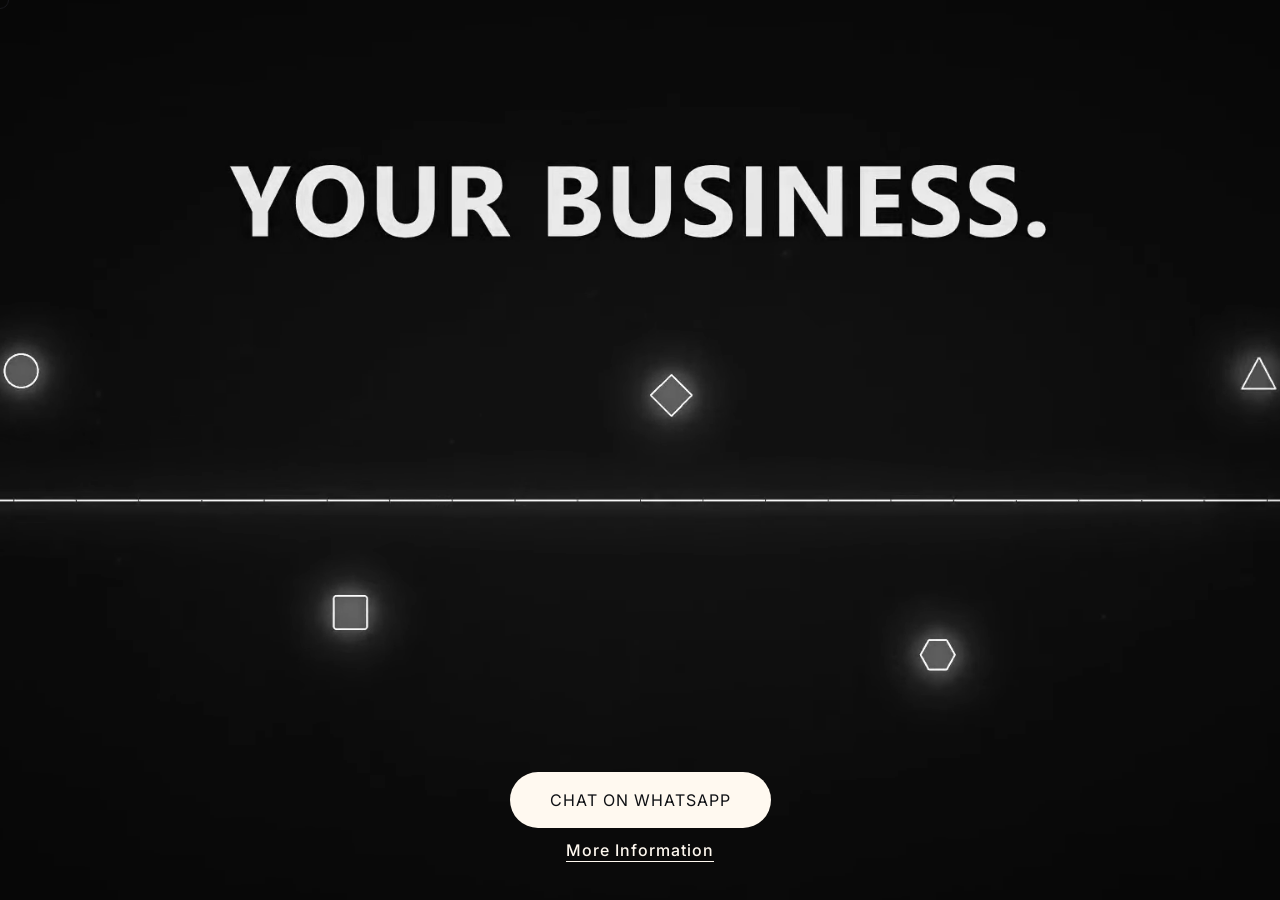
<file: index.html>
<!DOCTYPE html>
<html lang="en">

<head>
    <meta charset="UTF-8">
    <meta name="viewport" content="width=device-width, initial-scale=1.0">

    <meta name="description"
        content="ECHO is an AI-powered virtual agent built to take on the digital and mental work that keeps business owners behind a screen.">

    <meta name="keywords"
        content="auvora-studio, auvora studio, echo ai, echo ai by coderadi, coderadi, software development, business ai, business ai software, ai software, ai software for business, ai software for business owners, ai software for entrepreneurs, ai software for startups, ai software for small businesses, ai software for medium businesses, ai software for large businesses, ai software for enterprises, ai software for corporations, ai software for organizations, ai software for teams, ai software for individuals">

    <link rel="shortcut icon" href="favicon.ico" type="image/x-icon">
    <title>AUVORA ECHO &bull; coderadi</title>

    <link rel="stylesheet" href="styles/utility.css">
    <link rel="stylesheet" href="styles/index.css">
</head>

<body>
    <div class="custom-cursor-wrapper">
        <div class="custom-cursor"></div>
    </div>

    <main class="main inverted-element column h-en" id="main">
        <video autoplay muted loop playsinline class="vid-bg bg-landscape">
            <source src="assets/bg-landscape.webm" type="video/webm">
            <source src="assets/bg-landscape.mp4" type="video/mp4">
        </video>

        <video autoplay muted loop playsinline class="vid-bg bg-portrait">
            <source src="assets/bg-portrait.webm" type="video/webm">
            <source src="assets/bg-portrait.mp4" type="video/mp4">
        </video>

        <div class="actions column center gap-12">
            <a href="https://wa.me/919044791312?text=Hi, I want to apply for ECHO INTEGRATION for my business."
                class="link btn icon-fl rounded-full ph-24 pv-16">
                <span class="text uppercase">Chat on Whatsapp</span>
                <svg xmlns="http://www.w3.org/2000/svg" height="24px" viewBox="0 -960 960 960" width="24px"
                    fill="#0F1115" class="symbol">
                    <path d="m256-240-56-56 384-384H240v-80h480v480h-80v-344L256-240Z" />
                </svg>
            </a>

            <a href="/landing.html" class="ulink">More Information</a>
        </div>
    </main>

    <script type="module" src="scripts/cursor.js"></script>
    <script type="module" src="scripts/fadein.js"></script>
</body>

</html>
</file>
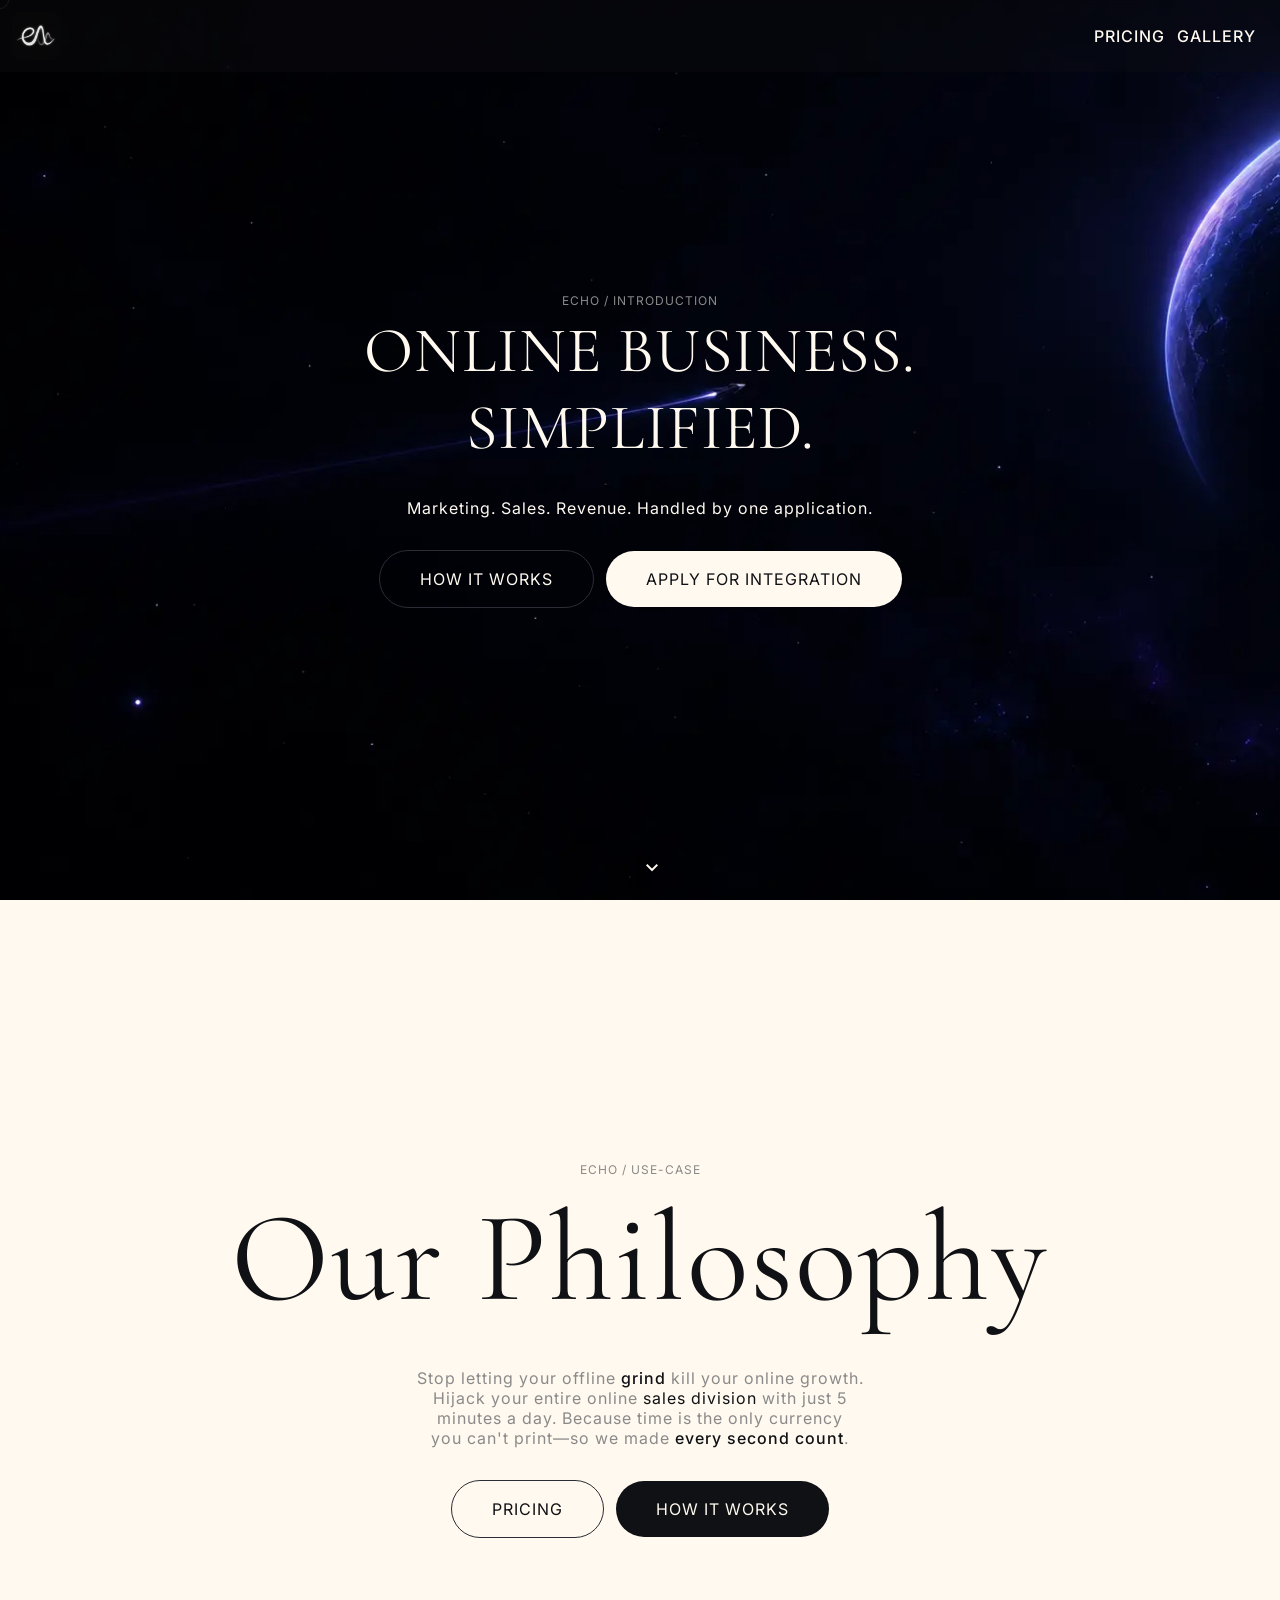
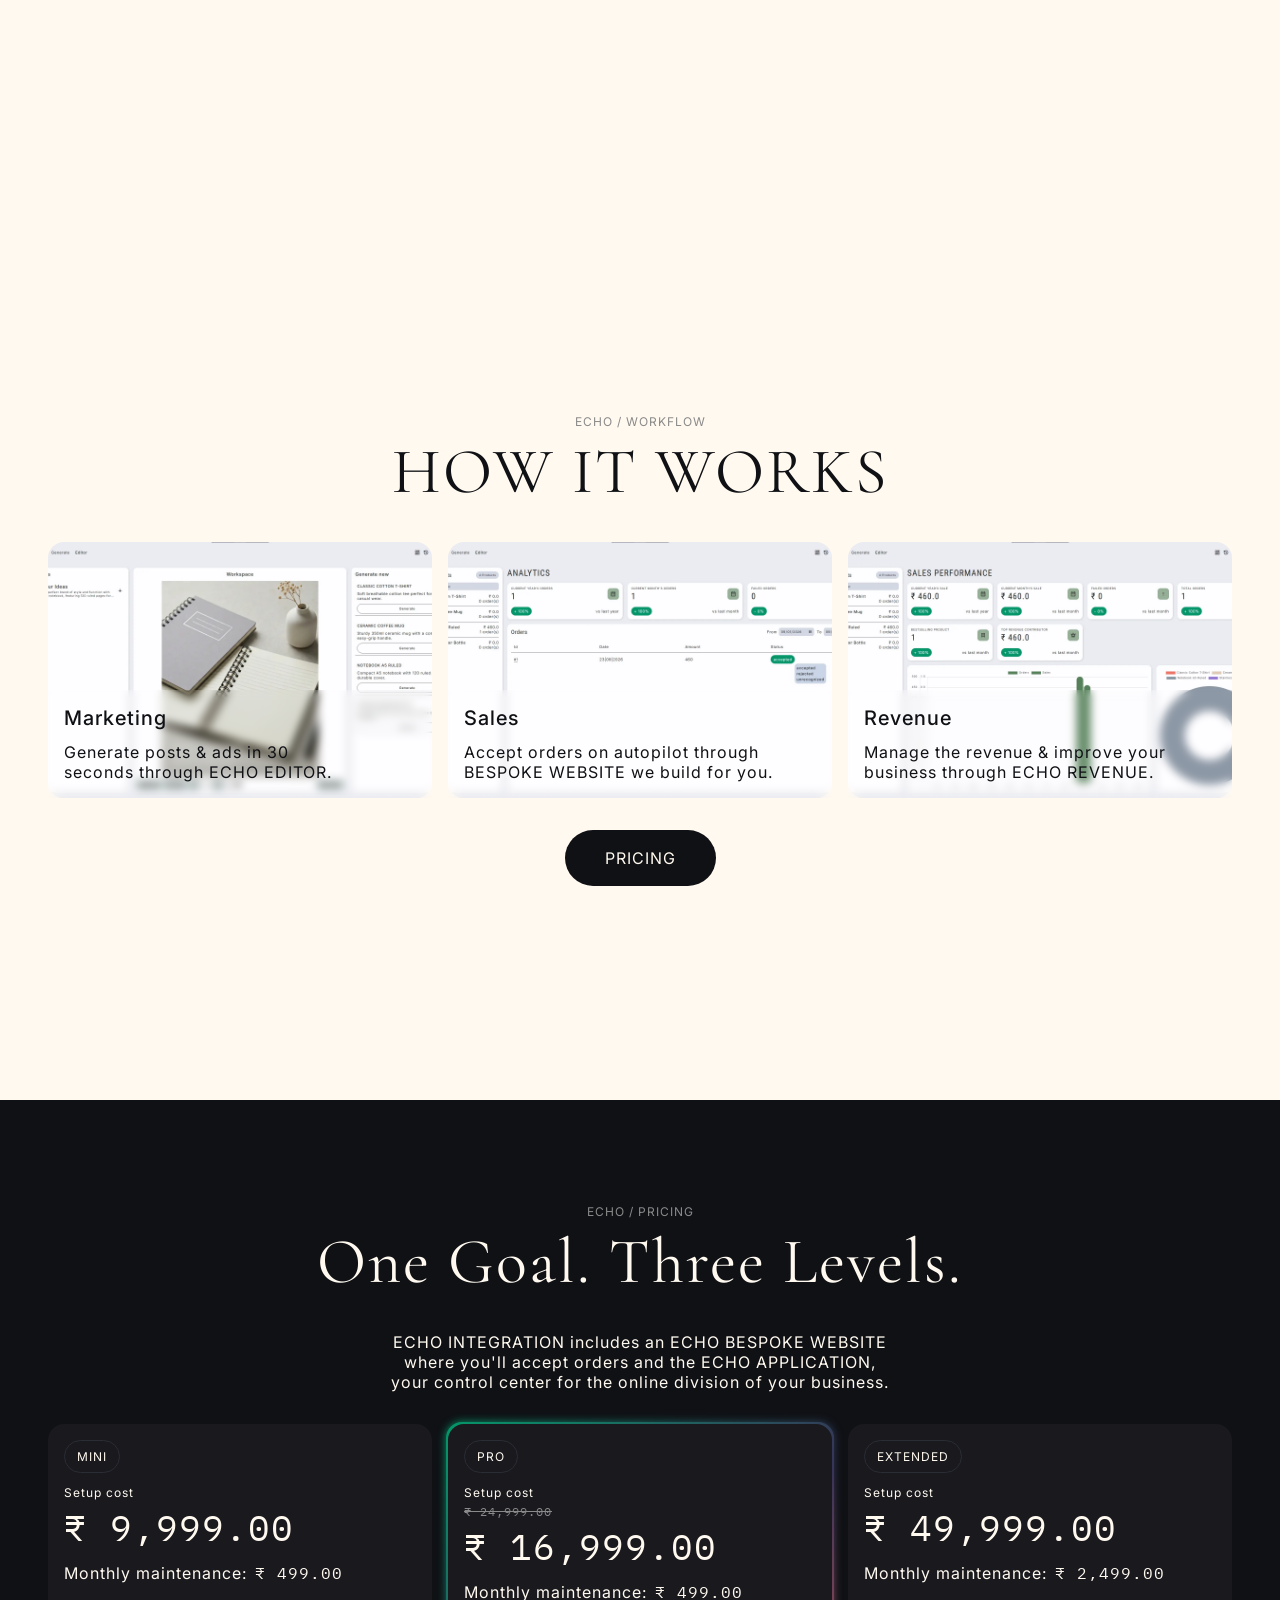
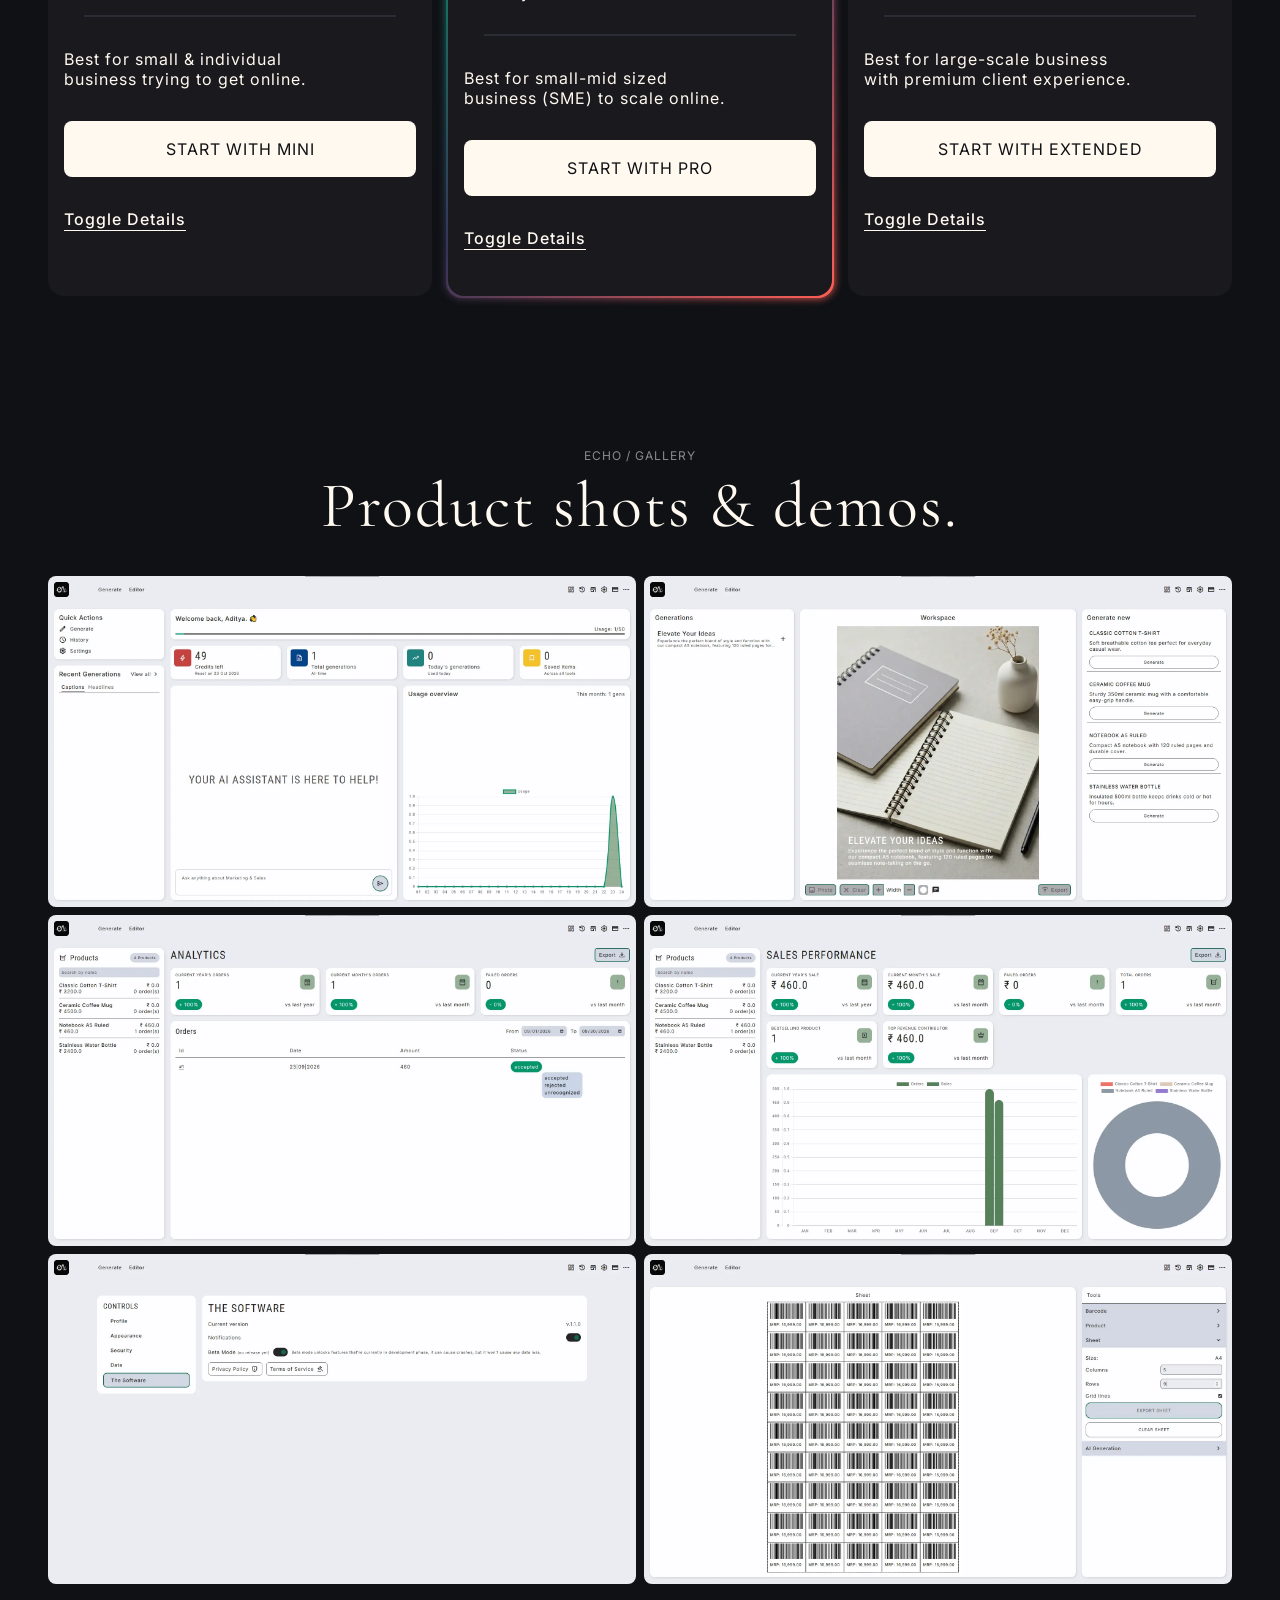
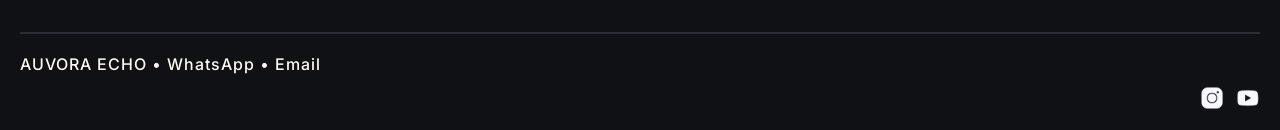
<file: landing.html>
<!DOCTYPE html>
<html lang="en">

<head>
    <meta charset="UTF-8">
    <meta name="viewport" content="width=device-width, initial-scale=1.0">

    <meta name="description"
        content="ECHO is an AI-powered virtual agent built to take on the digital and mental work that keeps business owners behind a screen.">

    <meta name="keywords"
        content="auvora-studio, auvora studio, echo ai, echo ai by coderadi, coderadi, software development, business ai, business ai software, ai software, ai software for business, ai software for business owners, ai software for entrepreneurs, ai software for startups, ai software for small businesses, ai software for medium businesses, ai software for large businesses, ai software for enterprises, ai software for corporations, ai software for organizations, ai software for teams, ai software for individuals">

    <link rel="shortcut icon" href="favicon.ico" type="image/x-icon">
    <title>AUVORA ECHO &bull; coderadi</title>

    <link rel="stylesheet" href="styles/utility.css">
    <link rel="stylesheet" href="styles/header.css">
    <link rel="stylesheet" href="styles/landing.css">
    <link rel="stylesheet" href="styles/form.css">
    <link rel="stylesheet" href="styles/loader.css">
</head>

<body>
    <div class="custom-cursor-wrapper">
        <div class="custom-cursor"></div>
    </div>

    <div class="loader center p-20 inverted-element" id="loader">
        <svg width="1143" height="476" viewBox="0 0 1143 476" fill="none" xmlns="http://www.w3.org/2000/svg">
            <path
                d="M85.248 475.392C62.208 475.392 42.24 470.016 25.344 459.264C8.44802 448.512 1.57356e-05 432.128 1.57356e-05 410.112C1.57356e-05 398.336 3.58402 384 10.752 367.104C15.872 355.328 25.344 341.76 39.168 326.4C52.992 311.04 69.12 296.192 87.552 281.856C105.984 267.008 124.672 254.976 143.616 245.76C162.56 236.032 179.712 231.168 195.072 231.168C200.704 231.168 205.824 231.936 210.432 233.472C219.136 236.544 225.024 241.408 228.096 248.064C231.68 254.72 233.472 261.632 233.472 268.8C233.472 275.456 232.448 281.856 230.4 288C228.352 294.144 225.792 299.52 222.72 304.128C213.504 317.952 200.192 330.24 182.784 340.992C165.888 351.744 148.48 360.192 130.56 366.336C113.152 372.48 98.816 376.064 87.552 377.088H86.016C79.36 377.088 76.032 375.04 76.032 370.944C76.032 368.384 78.08 367.104 82.176 367.104C94.464 366.08 109.824 360.448 128.256 350.208C147.2 339.456 163.84 328.448 178.176 317.184C184.32 312.064 191.488 304.896 199.68 295.68C208.384 286.464 212.736 277.504 212.736 268.8C212.736 259.584 208.384 254.976 199.68 254.976C195.072 254.976 190.208 256 185.088 258.048C180.48 260.096 176.64 261.632 173.568 262.656C158.72 269.824 142.336 281.088 124.416 296.448C106.496 311.296 90.112 328.192 75.264 347.136C60.928 365.568 50.944 384.256 45.312 403.2C43.776 407.296 42.752 411.392 42.24 415.488C41.728 419.072 41.472 422.656 41.472 426.24C41.472 438.528 45.312 447.232 52.992 452.352C61.184 457.472 70.912 460.032 82.176 460.032C99.072 460.032 116.48 456.448 134.4 449.28C152.32 441.6 169.728 431.872 186.624 420.096C203.52 408.32 218.88 395.776 232.704 382.464C247.04 368.64 259.072 355.328 268.8 342.528C270.336 340.48 272.128 339.456 274.176 339.456C276.224 338.944 277.504 339.2 278.016 340.224C280.064 340.736 281.088 342.272 281.088 344.832C281.088 346.88 280.576 348.928 279.552 350.976C265.216 370.944 247.808 390.4 227.328 409.344C207.36 428.288 185.088 444.16 160.512 456.96C136.448 469.248 111.36 475.392 85.248 475.392ZM351.234 472.32C342.018 473.856 332.802 474.624 323.586 474.624C301.058 474.624 282.37 469.248 267.522 458.496C252.674 447.744 245.25 432.128 245.25 411.648C245.25 399.36 248.834 384.512 256.002 367.104C261.122 355.328 270.594 341.76 284.418 326.4C298.242 311.04 314.37 296.192 332.802 281.856C351.234 267.008 369.922 254.976 388.866 245.76C407.81 236.032 424.962 231.168 440.322 231.168C445.954 231.168 451.074 231.936 455.682 233.472C461.314 235.52 466.178 238.336 470.274 241.92C474.37 245.504 476.418 250.88 476.418 258.048C476.418 259.584 476.418 261.12 476.418 262.656C476.418 264.192 475.906 265.984 474.882 268.032C474.882 269.568 473.602 272.896 471.042 278.016C468.994 283.136 466.434 287.744 463.362 291.84C460.802 295.424 458.498 296.192 456.45 294.144C454.402 292.608 453.378 290.56 453.378 288C453.378 285.44 453.89 282.624 454.914 279.552C456.45 275.968 457.218 272.896 457.218 270.336C457.218 266.752 456.194 263.424 454.146 260.352C452.61 256.768 449.794 254.976 445.698 254.976C435.97 254.976 423.426 259.328 408.066 268.032C392.706 276.736 376.834 288.512 360.45 303.36C344.578 317.696 330.242 333.568 317.442 350.976C304.642 368.384 295.682 385.792 290.562 403.2C289.026 407.296 288.002 411.392 287.49 415.488C286.978 419.072 286.722 422.656 286.722 426.24C286.722 437.504 290.306 445.696 297.474 450.816C305.154 455.424 314.37 457.728 325.122 457.728C336.898 457.728 348.93 455.936 361.218 452.352C396.034 442.112 424.194 428.032 445.698 410.112C467.714 392.192 489.73 369.152 511.746 340.992C513.794 338.432 515.586 337.408 517.122 337.92C518.658 338.432 519.938 338.688 520.962 338.688C522.498 339.2 523.266 340.736 523.266 343.296C523.266 344.32 523.01 345.6 522.498 347.136C521.986 348.672 521.474 349.952 520.962 350.976C498.946 380.672 474.626 406.784 448.002 429.312C421.378 451.328 389.122 465.664 351.234 472.32ZM506.004 473.856C501.908 473.856 500.884 472.064 502.932 468.48C503.956 465.408 506.516 457.728 510.612 445.44C515.22 433.152 520.596 418.304 526.74 400.896C532.884 383.488 539.284 365.824 545.94 347.904C552.596 329.472 558.74 313.088 564.372 298.752C560.788 303.36 555.156 310.016 547.476 318.72C540.308 327.424 532.628 336.64 524.436 346.368C516.244 356.096 508.564 364.544 501.396 371.712C499.86 373.248 498.836 374.016 498.324 374.016C496.788 374.016 496.02 372.48 496.02 369.408C496.02 363.264 497.556 357.632 500.628 352.512C511.892 338.176 522.644 324.864 532.884 312.576C543.636 299.776 553.364 287.744 562.068 276.48C556.948 273.408 554.388 269.568 554.388 264.96C554.388 257.792 557.972 254.208 565.14 254.208C568.212 254.208 570.516 254.72 572.052 255.744C572.564 256.256 573.076 256.512 573.588 256.512C574.1 256.512 574.612 257.024 575.124 258.048C577.684 254.464 579.732 251.136 581.268 248.064C583.316 244.992 585.108 241.664 586.644 238.08C588.692 233.472 592.788 224.768 598.932 211.968C605.588 198.656 613.78 183.04 623.508 165.12C633.236 147.2 644.244 128.768 656.532 109.824C669.332 90.368 682.9 72.448 697.236 56.064C712.084 39.168 727.188 25.6 742.548 15.36C758.42 5.12 774.548 7.62939e-06 790.932 7.62939e-06C792.98 7.62939e-06 795.028 0.256004 797.076 0.767998C799.124 0.767998 801.172 1.02399 803.22 1.53599C816.02 4.09602 824.98 8.70402 830.1 15.36C835.22 21.504 837.78 28.928 837.78 37.632C837.78 43.776 836.5 50.432 833.94 57.6C831.892 64.256 828.82 70.912 824.724 77.568C814.484 95.488 800.916 113.664 784.02 132.096C767.124 150.016 748.18 167.936 727.188 185.856C706.708 203.264 685.972 220.416 664.98 237.312C644.5 253.696 625.3 269.312 607.38 284.16C595.092 310.272 585.62 333.568 578.964 354.048C572.308 374.016 567.188 390.144 563.604 402.432C569.236 395.264 577.684 385.024 588.948 371.712C600.212 358.4 613.012 344.064 627.348 328.704C641.684 313.344 656.532 298.752 671.892 284.928C687.252 270.592 701.844 259.072 715.668 250.368C729.492 241.152 741.268 236.544 750.996 236.544C763.284 236.544 769.428 242.944 769.428 255.744C769.428 268.032 765.076 281.6 756.372 296.448C747.668 311.296 740.5 323.84 734.868 334.08C727.7 348.928 721.812 363.264 717.204 377.088C713.108 390.4 710.548 401.408 709.524 410.112C709.012 412.16 708.756 414.208 708.756 416.256C708.756 417.792 708.756 419.584 708.756 421.632C708.756 442.112 715.924 452.352 730.26 452.352C737.94 452.352 748.18 447.744 760.98 438.528C773.78 429.312 786.836 418.304 800.148 405.504C813.46 392.704 825.492 380.416 836.244 368.64C847.508 356.352 855.188 347.136 859.284 340.992C860.82 339.456 862.612 338.688 864.66 338.688C866.708 338.688 868.244 339.456 869.268 340.992C870.292 342.528 870.292 344.576 869.268 347.136C864.148 355.84 856.212 366.848 845.46 380.16C834.708 392.96 822.676 406.016 809.364 419.328C796.052 432.128 782.996 443.136 770.196 452.352C763.54 457.472 754.836 461.824 744.084 465.408C733.844 469.504 723.604 471.552 713.364 471.552C705.172 471.552 697.236 469.504 689.556 465.408C681.876 461.312 676.244 453.632 672.66 442.368C671.124 437.76 670.356 431.36 670.356 423.168C670.356 420.608 670.356 418.048 670.356 415.488C670.356 412.416 670.612 409.344 671.124 406.272C673.172 389.888 678.548 372.736 687.252 354.816C696.468 336.384 704.916 320 712.596 305.664C714.644 301.568 716.18 297.984 717.204 294.912C718.74 291.84 719.508 289.28 719.508 287.232C719.508 283.136 717.716 281.088 714.132 281.088C710.548 281.088 704.916 283.392 697.236 288C689.556 292.608 679.316 300.544 666.516 311.808C655.252 321.536 643.22 334.336 630.42 350.208C618.132 365.568 605.844 381.44 593.556 397.824C581.78 414.208 571.284 428.288 562.068 440.064C553.364 451.84 547.22 458.752 543.636 460.8C541.076 462.336 535.188 464.896 525.972 468.48C516.756 472.064 510.1 473.856 506.004 473.856ZM621.972 249.6C642.452 235.776 664.724 218.624 688.788 198.144C712.852 177.152 735.38 154.88 756.372 131.328C777.876 107.264 794.26 84.48 805.524 62.976C811.668 51.2 814.74 41.472 814.74 33.792C814.74 25.088 810.9 20.736 803.22 20.736C799.636 20.736 795.54 21.76 790.932 23.808C786.324 25.344 780.948 28.416 774.804 33.024C740.5 59.648 711.572 91.392 688.02 128.256C664.468 164.608 642.452 205.056 621.972 249.6ZM909.264 472.32C894.928 472.32 882.384 468.992 871.632 462.336C853.712 451.584 844.752 432.128 844.752 403.968C844.752 392.192 846.8 378.624 850.896 363.264C854.48 350.464 860.88 336.64 870.096 321.792C879.312 306.432 890.064 291.84 902.352 278.016C915.152 264.192 928.976 252.928 943.824 244.224C958.672 235.52 973.52 231.168 988.368 231.168C994.512 231.168 999.888 231.936 1004.5 233.472C1010.64 235.52 1015.76 239.36 1019.86 244.992C1024.46 250.112 1026.77 256.768 1026.77 264.96C1026.77 273.664 1024.46 278.528 1019.86 279.552C1015.76 280.576 1013.71 279.552 1013.71 276.48C1013.71 275.456 1013.71 274.432 1013.71 273.408C1014.22 272.384 1014.48 271.616 1014.48 271.104C1014.48 267.008 1013.2 263.424 1010.64 260.352C1008.59 256.768 1004.5 254.976 998.352 254.976C990.16 254.976 979.92 259.328 967.632 268.032C955.856 276.736 943.568 288.512 930.768 303.36C918.48 317.696 907.472 333.568 897.744 350.976C888.528 368.384 882.384 385.792 879.312 403.2C878.8 405.76 878.288 408.32 877.776 410.88C877.776 412.928 877.776 415.232 877.776 417.792C877.776 429.568 880.336 439.552 885.456 447.744C891.088 455.424 899.792 459.264 911.568 459.264C925.904 459.264 939.728 453.888 953.04 443.136C966.352 431.872 978.128 418.56 988.368 403.2C999.12 387.84 1007.06 374.272 1012.18 362.496C1016.27 353.28 1019.09 345.344 1020.62 338.688C1022.16 332.032 1022.93 326.4 1022.93 321.792C1022.93 317.696 1022.42 314.112 1021.39 311.04C1020.88 307.968 1020.11 305.408 1019.09 303.36C1018.06 300.288 1017.55 297.984 1017.55 296.448C1017.55 292.352 1019.09 289.024 1022.16 286.464C1025.74 283.904 1029.33 282.624 1032.91 282.624C1035.98 282.624 1039.31 283.648 1042.9 285.696C1046.99 286.72 1052.62 287.488 1059.79 288C1066.96 288.512 1074.64 288.768 1082.83 288.768C1091.54 288.768 1100.24 288.512 1108.94 288C1118.16 287.488 1126.1 286.464 1132.75 284.928C1133.78 284.416 1135.31 284.16 1137.36 284.16C1140.94 284.16 1142.74 285.184 1142.74 287.232C1142.74 289.28 1140.94 291.072 1137.36 292.608C1119.44 300.8 1103.31 305.152 1088.98 305.664C1075.15 306.176 1063.12 306.432 1052.88 306.432C1053.9 319.232 1051.09 333.056 1044.43 347.904C1037.78 362.24 1030.86 375.04 1023.7 386.304C1014.99 399.104 1005.01 412.16 993.744 425.472C982.48 438.784 969.936 450.048 956.112 459.264C942.288 467.968 926.672 472.32 909.264 472.32Z"
                fill="#F8F7FF" />
        </svg>
    </div>

    <header class="header inverted-element">
        <section class="section header_inner row h-sb p-12">
            <a href="#main" class="link"><img src="assets/echo-logo.webp" alt="ECHO AI" class="logo rounded-8"></a>

            <div class="header_lower res-row h-en gap-12 p-12">
                <a href="#pricing" class="link uppercase">Pricing</a>
                <a href="#gallery" class="link uppercase">Gallery</a>
            </div>
        </section>
    </header>

    <main class="main" id="main">
        <section class="hero inverted-element h-screen" id="hero">
            <section class="section p-48 column gap-32 center text-center min-h-screen">
                <div class="head column center gap-4">
                    <span class="mini uppercase text-muted">ECHO / Introduction</span>
                    <h1 class="h1 fs-64">
                        <p class="fn-head">Online Business.</p>
                        <p class="fn-head">Simplified.</p>
                    </h1>
                </div>

                <p class="para">Marketing. Sales. Revenue. Handled by one application.</p>

                <div class="actions res-row h-center gap-12">
                    <a href="#workflow" class="btn icon-ot ph-24 pv-16 rounded-full">
                        <span class="text uppercase">How it works</span>
                        <span class="symbol">keyboard_arrow_right</span>
                    </a>

                    <a href="https://wa.me/918933920274?text=Hi, I wanna apply for ECHO INTEGRATION for my business."
                        class="btn icon-fl ph-24 pv-16 rounded-full">
                        <span class="text uppercase">Apply for Integration</span>
                        <span class="symbol">keyboard_arrow_right</span>
                    </a>
                </div>
            </section>

            <span class="symbol animated-arrow">keyboard_arrow_down</span>
        </section>

        <section class="use-case theme-inverted" id="usecase">
            <section class="section p-48 column center text-center gap-32 min-h-screen">
                <div class="head column center gap-4">
                    <span class="mini uppercase text-muted">ECHO / Use-case</span>
                    <h1 class="h1 fs-128 normal-case">Our Philosophy</h1>
                </div>

                <p class="para text-muted spacing-2">Stop letting your offline <span
                        class="text-normal fw-500">grind</span> kill your online growth.
                    Hijack your entire online <span class="text-normal fw-400">sales division</span>
                    with just 5 minutes a day. Because time is the only currency you can't print—so we made <span
                        class="text-normal fw-500">every second count</span>.
                </p>

                <div class="actions res-row h-center gap-12">
                    <a href="#pricing" class="btn icon-ot ph-24 pv-16 rounded-full">
                        <span class="text uppercase">Pricing</span>
                        <span class="symbol">keyboard_arrow_right</span>
                    </a>

                    <a href="#workflow" class="btn icon-fl ph-24 pv-16 rounded-full">
                        <span class="text uppercase">How it works</span>
                        <span class="symbol">keyboard_arrow_right</span>
                    </a>
                </div>
            </section>
        </section>

        <section class="workflow theme-inverted" id="workflow">
            <section class="section p-48 column center gap-32 min-h-screen">
                <div class="head column center text-center gap-4">
                    <span class="mini uppercase text-muted">ECHO / Workflow</span>
                    <h1 class="h1 fs-64">How it works</h1>
                </div>

                <div class="body grid cols-auto-320 gap-16 w-full">
                    <div class="step flex gap-12 bg-card rounded-16 column h-en">
                        <div class="text-content column gap-12 p-16 fx-blur">
                            <span class="text fs-20 fw-500">Marketing</span>
                            <p class="para">Generate posts &amp; ads in 30 seconds through ECHO EDITOR.</p>
                        </div>
                    </div>

                    <div class="step flex gap-12 bg-card rounded-16 column h-en">
                        <div class="text-content column gap-12 p-16 fx-blur">
                            <span class="text fs-20 fw-500">Sales</span>
                            <p class="para">Accept orders on autopilot through BESPOKE WEBSITE we build for you.</p>
                        </div>
                    </div>

                    <div class="step flex gap-12 bg-card rounded-16 column h-en">
                        <div class="text-content column gap-12 p-16 fx-blur">
                            <span class="text fs-20 fw-500">Revenue</span>
                            <p class="para">Manage the revenue &amp; improve your business through ECHO REVENUE.</p>
                        </div>
                    </div>
                </div>

                <div class="actions res-row h-center">
                    <a href="#pricing" class="btn icon-fl ph-24 pv-16 rounded-full">
                        <span class="text uppercase">Pricing</span>
                        <span class="symbol">keyboard_arrow_right</span>
                    </a>
                </div>
            </section>
        </section>

        <section class="pricing inverted-element" id="pricing">
            <section class="section p-48 column center gap-32 min-h-screen">
                <div class="head column center text-center gap-4">
                    <span class="mini uppercase text-muted">ECHO / Pricing</span>
                    <h1 class="h1 fs-64 normal-case">One Goal. Three Levels.</h1>
                </div>

                <p class="para text-center">ECHO INTEGRATION includes an ECHO BESPOKE WEBSITE where you'll accept orders
                    and the ECHO APPLICATION, your control center for the online division of your business.</p>

                <div class="pricing-grid grid cols-auto-320 gap-16 w-full">
                    <div class="pricing-card p-16 rounded-16 column gap-32 bg-card" id="miniCard">
                        <div class="head column gap-12">
                            <span class="mini uppercase ph-12 pv-8 rounded-full border w-fit">Mini</span>

                            <div class="column gap-4">
                                <span class="mini">Setup cost</span>
                                <span class="text fs-36 fn-accent">₹ 9,999.00</span>
                            </div>

                            <div class="row gap-8">
                                <span class="text">Monthly maintenance:</span>
                                <span class="text fn-accent">₹ 499.00</span>
                            </div>
                        </div>
                        <hr class="divider">

                        <p class="para">Best for small &amp; individual business trying to get online.</p>

                        <a href="https://wa.me/918933920274?text=Hi, I wanna apply for ECHO INTEGRATION for my business with `Mini` setup."
                            class="btn icon-fl ph-24 pv-16 rounded-8 w-full">
                            <span class="text uppercase">Start with Mini</span>
                            <span class="symbol">keyboard_arrow_right</span>
                        </a>

                        <span class="ulink more-info-btn">Toggle Details</span>

                        <div class="details column gap-8">
                            <div class="row gap-4"><span class="symbol state-red">close</span><span class="text">Dedicated home page (brand value).</span></div>
                            <div class="row gap-4"><span class="symbol state-green">check</span><span class="text">Store page (product listing).</span></div>
                            <div class="row gap-4"><span class="symbol state-green">check</span><span class="text">Order placement.</span></div>
                            <div class="row gap-4"><span class="symbol state-red">close</span><span class="text">User login (quick ordering).</span></div>
                            <div class="row gap-4"><span class="symbol state-red">close</span><span class="text">Automated order status updater.</span></div>
                            <div class="row gap-4"><span class="symbol state-red">close</span><span class="text">Product recommendation (like e-com apps).</span></div>
                            <div class="row gap-4"><span class="symbol state-green">check</span><span class="text">ECHO EDITOR (post generation).</span></div>
                            <div class="row gap-4"><span class="symbol state-green">check</span><span class="text">ECHO ANALYTICS (order marking).</span></div>
                            <div class="row gap-4"><span class="symbol state-red">close</span><span class="text">ECHO REVENUE (business improvement).</span></div>
                        </div>
                    </div>

                    <div class="pricing-card p-16 rounded-16 column gap-32 bg-card" id="proCard">
                        <div class="head column gap-12">
                            <span class="mini uppercase ph-12 pv-8 rounded-full border w-fit">Pro</span>

                            <div class="column gap-4">
                                <span class="mini">Setup cost</span>
                                <span class="mini text-muted fn-accent strikethrough">₹ 24,999.00</span>
                                <span class="text fs-36 fn-accent">₹ 16,999.00</span>
                            </div>

                            <div class="row gap-8">
                                <span class="text">Monthly maintenance:</span>
                                <span class="text fn-accent">₹ 499.00</span>
                            </div>
                        </div>
                        <hr class="divider">

                        <p class="para">Best for small-mid sized business (SME) to scale online.</p>

                        <a href="https://wa.me/918933920274?text=Hi, I wanna apply for ECHO INTEGRATION for my business with `Pro` setup."
                            class="btn icon-fl ph-24 pv-16 rounded-8 w-full">
                            <span class="text uppercase">Start with Pro</span>
                            <span class="symbol">keyboard_arrow_right</span>
                        </a>

                        <span class="ulink more-info-btn">Toggle Details</span>

                        <div class="details column gap-8">
                            <div class="row gap-4"><span class="symbol state-green">check</span><span class="text">Dedicated home page (brand value).</span></div>
                            <div class="row gap-4"><span class="symbol state-green">check</span><span class="text">Store page (product listing).</span></div>
                            <div class="row gap-4"><span class="symbol state-green">check</span><span class="text">Order placement.</span></div>
                            <div class="row gap-4"><span class="symbol state-red">close</span><span class="text">User login (quick ordering).</span></div>
                            <div class="row gap-4"><span class="symbol state-red">close</span><span class="text">Automated order status updater.</span></div>
                            <div class="row gap-4"><span class="symbol state-red">close</span><span class="text">Product recommendation (like e-com apps).</span></div>
                            <div class="row gap-4"><span class="symbol state-green">check</span><span class="text">ECHO EDITOR (post generation).</span></div>
                            <div class="row gap-4"><span class="symbol state-green">check</span><span class="text">ECHO ANALYTICS (order marking).</span></div>
                            <div class="row gap-4"><span class="symbol state-green">check</span><span class="text">ECHO REVENUE (business improvement).</span></div>
                        </div>
                    </div>

                    <div class="pricing-card p-16 rounded-16 column gap-32 bg-card" id="extendedCard">
                        <div class="head column gap-12">
                            <span class="mini uppercase ph-12 pv-8 rounded-full border w-fit">Extended</span>

                            <div class="column gap-4">
                                <span class="mini">Setup cost</span>
                                <span class="text fs-36 fn-accent">₹ 49,999.00</span>
                            </div>

                            <div class="row gap-8">
                                <span class="text">Monthly maintenance: </span>
                                <span class="text fn-accent">₹ 2,499.00</span>
                            </div>
                        </div>
                        <hr class="divider">

                        <p class="para">Best for large-scale business with premium client experience.</p>

                        <a href="https://wa.me/918933920274?text=Hi, I wanna apply for ECHO INTEGRATION for my business with `Extended` setup."
                            class="btn icon-fl ph-24 pv-16 rounded-8 w-full">
                            <span class="text uppercase">Start with Extended</span>
                            <span class="symbol">keyboard_arrow_right</span>
                        </a>

                        <span class="ulink more-info-btn">Toggle Details</span>

                        <div class="details column gap-8">
                            <div class="row gap-4"><span class="symbol state-green">check</span><span class="text">Dedicated home page (brand value).</span></div>
                            <div class="row gap-4"><span class="symbol state-green">check</span><span class="text">Store page (product listing).</span></div>
                            <div class="row gap-4"><span class="symbol state-green">check</span><span class="text">Order placement.</span></div>
                            <div class="row gap-4"><span class="symbol state-green">check</span><span class="text">User login (quick ordering).</span></div>
                            <div class="row gap-4"><span class="symbol state-green">check</span><span class="text">Automated order status updater.</span></div>
                            <div class="row gap-4"><span class="symbol state-green">check</span><span class="text">Product recommendation (like e-com apps).</span></div>
                            <div class="row gap-4"><span class="symbol state-green">check</span><span class="text">ECHO EDITOR (post generation).</span></div>
                            <div class="row gap-4"><span class="symbol state-green">check</span><span class="text">ECHO ANALYTICS (order marking).</span></div>
                            <div class="row gap-4"><span class="symbol state-green">check</span><span class="text">ECHO REVENUE (business improvement).</span></div>
                        </div>
                    </div>
                </div>
            </section>
        </section>

        <section class="gallery inverted-element" id="gallery">
            <section class="section p-48 column center gap-32 min-h-screen text-center">
                <div class="head column center text-center gap-4">
                    <span class="mini uppercase text-muted">ECHO / Gallery</span>
                    <h1 class="h1 fs-64 normal-case">Product shots &amp; demos.</h1>
                </div>

                <div class="body grid cols-2 gap-8">
                    <div class="image-container container rounded-8"><img src="assets/shots/shot-1.webp" alt="Shot 1" class="img"></div>
                    <div class="image-container container rounded-8"><img src="assets/shots/shot-2.webp" alt="Shot 2" class="img"></div>
                    <div class="image-container container rounded-8"><img src="assets/shots/shot-3.webp" alt="Shot 3" class="img"></div>
                    <div class="image-container container rounded-8"><img src="assets/shots/shot-4.webp" alt="Shot 4" class="img"></div>
                    <div class="image-container container rounded-8"><img src="assets/shots/shot-5.webp" alt="Shot 5" class="img"></div>
                    <div class="image-container container rounded-8"><img src="assets/shots/shot-6.webp" alt="Shot 6" class="img"></div>
                </div>
            </section>
        </section>
    </main>

    <hr class="divider">
    <footer class="footer inverted-element">
        <section class="section p-20 column gap-12">
            <p class="para">
                <a href="#main" class="link">AUVORA ECHO</a>
                <span class="text">&bull;</span>
                <a href="https://wa.me/9044791312?text='Hi, I wanna know more about ECHO.'" class="link">WhatsApp</a>
                <span class="text">&bull;</span>
                <a href="mailto:adiprofitcoder@gmail.com" class="link">Email</a>
            </p>

            <div class="actions row h-en gap-12">
                <a href="https://www.instagram.com/coderadi.in" class="link">
                    <img src="assets/icons/insta.png" alt="Instagram" class="icon">
                </a>

                <a href="https://www.youtube.com/@coderadi-in" class="link">
                    <img src="assets/icons/yt.png" alt="YouTube" class="icon">
                </a>
            </div>
        </section>
    </footer>

    <script type="module" src="scripts/cursor.js"></script>
    <script type="module" src="scripts/fadein.js"></script>
    <script type="module" src="scripts/landing.js"></script>
</body>

</html>
</file>
<file: styles/utility.css>
/* ================================================== */
/* IMPORTS */
/* ================================================== */

@import url('https://fonts.googleapis.com/css2?family=Cormorant+Garamond:ital,wght@0,300..700;1,300..700&family=IBM+Plex+Mono:ital,wght@0,100;0,200;0,300;0,400;0,500;0,600;0,700;1,100;1,200;1,300;1,400;1,500;1,600;1,700&family=Inter:ital,opsz,wght@0,14..32,100..900;1,14..32,100..900&display=swap');
@import url("https://fonts.googleapis.com/css2?family=Material+Symbols+Outlined:opsz,wght,FILL,GRAD@20..48,100..700,0..1,-50..200");

/* ================================================== */
/* BASIC APPEARANCE */
/* ================================================== */

:root {
    --color-bg-main: #0F1115;
    --color-bg-card: #19191E;
    --color-tertiary: #262B3A;
    
    --color-fg-main: #FFF9F0;
    --color-fg-card: #ACACAC;
    
    --color-surface-main: #0F111557;
    --color-surface-alt: #FFF9EF4D;
    
    --color-border: #2A2D35;

    --color-state-red: #DF2935;
    --color-state-yellow: #FFBF00;
    --color-state-green: #059669;
    --color-state-blue: #2364AA;
}

* {
    margin: 0;
    padding: 0;
    font-family: "Inter", sans-serif;
    box-sizing: border-box;
    letter-spacing: 1px;
    scrollbar-width: thin;
    scrollbar-color: var(--color-fg-main) transparent;
    cursor: none !important;
}

*::selection {
    background-color: var(--color-fg-card);
    color: var(--color-bg-main);
}

.theme-inverted {
    --color-fg-main: #0F1115;
    --color-fg-card: #19191E;
    --color-tertiary: #E3D6B6;
    
    --color-bg-main: #FFF9EF;
    --color-bg-card: #E7DCCC;

    background-color: var(--color-bg-main);
    color: var(--color-fg-main);
}

/* ================================================== */
/* KEYFRAMES */
/* ================================================== */

@keyframes animatedArrowAnimation {
    0%, 100% { transform: translateY(0) }
    50% { transform: translateY(-48px) }
}

@keyframes clickAnimation {
    0%, 100% { transform: scale(1); }
    50% { transform: scale(0.95); }
}

@keyframes shakeAnimation {
    0% { transform: translateX(0px); }
    20% { transform: translateX(12px); }
    40% { transform: translateX(-12px); }
    60% { transform: translateX(12px); }
    80% { transform: translateX(-12px); }
    100% { transform: translateX(0px); }
}

.animated-arrow {
    position: absolute;
    bottom: 20px;
    left: 50%;
    right: 50%;
    animation: animatedArrowAnimation 2s cubic-bezier(0.7,0.1,0.5,0.9) infinite;
}

.anim-clicked { animation: clickAnimation 0.3s ease forwards; }
.shake { animation: shakeAnimation 0.6s ease forwards; }

/* ================================================== */
/* CUSTOM CURSOR */
/* ================================================== */

.custom-cursor-wrapper {
    border: 1px solid var(--color-bg-card);
    padding: 8px;
    position: fixed;
    z-index: 9999;
    pointer-events: none;
    border-radius: 50%;
    transition: transform 0.5s;
}

.custom-cursor-wrapper.hovered { transform: scale(2); }
.custom-cursor-wrapper.shrunk { transform: scale(0.5); }

/* ================================================== */
/* CONTAINERS */
/* ================================================== */

body {
    background-color: var(--color-bg-main);
    color: var(--color-fg-main);
}

html {
    scroll-behavior: smooth;
    scrollbar-width: none;
}

.section {
    max-width: 1440px;
    height: 100%;
    width: 100%;
    margin: 0 auto;
    transform: translateY(24px);
    opacity: 0;
    transition: transform 0.6s ease-out, opacity 0.3s;
}

.section.active {
    transform: translateY(0);
    opacity: 1;
}

.container { overflow: hidden; }

@media (max-width: 568px) {
    .section.p-48 { padding: 20px !important; }
}

/* ================================================== */
/* DISPLAY */
/* ================================================== */

.hidden { display: none; }
.flex { display: flex; }
.grid { display: grid; }

/* ================================================== */
/* FLEX */
/* ================================================== */

.row {
    display: flex;
    align-items: center;
}

.column {
    display: flex;
    flex-direction: column;
}

.res-row {
    display: flex;
    align-items: center;
    flex-wrap: wrap;
}

.v-center { align-items: center; }
.v-en { align-items: end; }
.v-st { align-items: start; }
.h-center { justify-content: center; }
.h-en { justify-content: end; }
.h-se { justify-content: space-evenly; }
.h-sb { justify-content: space-between; }
.center { display: flex; align-items: center; justify-content: center; }

/* ================================================== */
/* GRID */
/* ================================================== */

.cols-1 { grid-template-columns: repeat(1, minmax(0, 1fr)); }
.cols-2 { grid-template-columns: repeat(2, minmax(0, 1fr)); }
.cols-3 { grid-template-columns: repeat(3, minmax(0, 1fr)); }
.cols-4 { grid-template-columns: repeat(4, minmax(0, 1fr)); }
.cols-auto-400 { grid-template-columns: repeat(auto-fit, minmax(min(400px, 100%), 1fr)); }
.cols-auto-320 { grid-template-columns: repeat(auto-fit, minmax(min(320px, 100%), 1fr)); }
.rows-1 { grid-template-rows: repeat(1, minmax(0, 1fr)); }
.rows-2 { grid-template-rows: repeat(2, minmax(0, 1fr)); }
.rows-3 { grid-template-rows: repeat(3, minmax(0, 1fr)); }

/* ================================================== */
/* GAP */
/* ================================================== */

.gap-4 { gap: 4px; }
.gap-8 { gap: 8px; }
.gap-12 { gap: 12px; }
.gap-16 { gap: 16px; }
.gap-20 { gap: 20px; }
.gap-24 { gap: 24px; }
.gap-32 { gap: 32px; }
.gap-40 { gap: 40px; }
.gap-48 { gap: 48px; }
.gap-64 { gap: 64px; }
.gap-96 { gap: 96px; }

/* ================================================== */
/* SPACING */
/* ================================================== */

.m-4 { margin: 4px; }
.m-8 { margin: 8px; }
.m-12 { margin: 12px; }
.m-16 { margin: 16px; }
.m-20 { margin: 20px; }
.m-24 { margin: 24px; }
.m-32 { margin: 32px; }
.m-auto { margin: auto; }
.mx-auto { margin: 0 auto;}

.mv-4 { margin-top: 4px; margin-bottom: 4px; }
.mv-8 { margin-top: 8px; margin-bottom: 8px; }
.mv-12 { margin-top: 12px; margin-bottom: 12px; }
.mv-16 { margin-top: 16px; margin-bottom: 16px; }
.mv-20 { margin-top: 20px; margin-bottom: 20px; }
.mv-24 { margin-top: 24px; margin-bottom: 24px; }
.mv-32 { margin-top: 32px; margin-bottom: 32px; }
.mv-48 { margin-top: 48px; margin-bottom: 48px; }
.mv-64 { margin-top: 64px; margin-bottom: 64px; }

.mh-4 { margin: 0 4px; }
.mh-8 { margin: 0 8px; }
.mh-12 { margin: 0 12px; }
.mh-16 { margin: 0 16px; }
.mh-20 { margin: 0 20px; }
.mh-24 { margin: 0 24px; }
.mh-32 { margin: 0 32px; }
.mh-auto { margin-left: auto; margin-right: auto; }

.p-4 { padding: 4px; }
.p-8 { padding: 8px; }
.p-12 { padding: 12px; }
.p-16 { padding: 16px; }
.p-20 { padding: 20px; }
.p-24 { padding: 24px; }
.p-32 { padding: 32px; }
.p-48 { padding: 48px; }
.p-96 { padding: 96px; }

.ph-4 { padding-left: 4px; padding-right: 4px; }
.ph-8 { padding-left: 8px; padding-right: 8px; }
.ph-12 { padding-left: 12px; padding-right: 12px; }
.ph-16 { padding-left: 16px; padding-right: 16px; }
.ph-20 { padding-left: 20px; padding-right: 20px; }
.ph-24 { padding-left: 24px; padding-right: 24px; }
.ph-32 { padding-left: 32px; padding-right: 32px; }

.pv-4 { padding-top: 4px; padding-bottom: 4px; }
.pv-8 { padding-top: 8px; padding-bottom: 8px; }
.pv-12 { padding-top: 12px; padding-bottom: 12px; }
.pv-16 { padding-top: 16px; padding-bottom: 16px; }
.pv-20 { padding-top: 20px; padding-bottom: 20px; }
.pv-24 { padding-top: 24px; padding-bottom: 24px; }
.pv-32 { padding-top: 32px; padding-bottom: 32px; }

/* ================================================== */
/* SIZE */
/* ================================================== */

.w-auto { width: auto; }
.w-full { width: 100% !important; }
.w-fit { width: fit-content; }
.h-auto { height: auto; }
.h-fit { height: fit-content; }
.h-full { height: 100%; }
.h-screen { height: 100vh; }
.min-h-screen { min-height: 100vh; }
.min-h-0 { min-height: 0; }

/* ================================================== */
/* TYPOGRAPHY */
/* ================================================== */

.text-left { text-align: left !important; }
.text-center { text-align: center; }
.text-right { text-align: right; }
.text-both { text-align: justify !important; }
.uppercase { text-transform: uppercase !important; }
.lowercase { text-transform: lowercase !important; }
.capitalize { text-transform: capitalize !important; }
.normal-case { text-transform: none !important; }
.strikethrough { text-decoration: line-through; }

.fs-12 { font-size: 12px !important; }
.fs-16 { font-size: 16px !important; }
.fs-20 { font-size: 20px !important; }
.fs-24 { font-size: 24px !important; }
.fs-32 { font-size: 32px !important; }
.fs-36 { font-size: 36px !important; }
.fs-48 { font-size: 48px !important; }
.fs-64 { font-size: min(64px, 10vw) !important; }
.fs-96 { font-size: 96px !important; }
.fs-128 { font-size: min(128px, 12vw) !important; }

.fw-400 { font-weight: 400 !important; }
.fw-500 { font-weight: 500 !important; }
.fw-600 { font-weight: 600 !important; }
.fw-700 { font-weight: 700 !important; }

.text-muted { color: #8A8A8A; }
.text-normal { color: var(--color-fg-main); }
.text-inverted { color: var(--color-bg-main) !important; }
.state-green { color: var(--color-state-green); }
.state-red { color: var(--color-state-red); }
.spacing-2 { letter-spacing: 2px; }

.fn-body { font-family: "Inter", sans-serif !important; }
.fn-head { font-family: "Cormorant Garamond", sans-serif !important; }
.fn-accent { font-family: "IBM Plex Mono", sans-serif !important; }

.h1 {
    font-family: "Cormorant Garamond", sans-serif;
    font-weight: normal;
    text-transform: uppercase;
    font-size: 36px;
    letter-spacing: 2px;
    user-select: none;
    text-wrap: balance;
}

.h2 {
    font-family: "Cormorant Garamond", sans-serif;
    font-weight: 400;
    text-transform: uppercase;
    font-size: 32px;
    letter-spacing: 2px;
    user-select: none;
    text-wrap: balance;
}

.h2-lw {
    font-family: "Cormorant Garamond", sans-serif;
    font-weight: 400;
    font-size: 32px;
    letter-spacing: 2px;
    user-select: none;
    text-wrap: balance;
}

.h3 {
    font-family: "Cormorant Garamond", sans-serif;
    font-weight: 400;
    font-size: 24px;
    letter-spacing: 1px;
    user-select: none;
    text-wrap: balance;
}

.text, .para {
    font-weight: 400;
    font-size: 16px;
    letter-spacing: 1px;
    user-select: none;
    text-wrap: balance;
}

.para { max-width: 568px; }

.mini {
    font-weight: 400;
    font-size: 12px;
    letter-spacing: 1px;
    user-select: none;
}

/* ================================================== */
/* BORDER */
/* ================================================== */

.border { border: 1px solid var(--color-border) !important; }
.rounded-4 { border-radius: 4px; }
.rounded-8 { border-radius: 8px; }
.rounded-12 { border-radius: 12px; }
.rounded-16 { border-radius: 16px; }
.rounded-32 { border-radius: 32px; }
.rounded-48 { border-radius: 48px; }
.rounded-full { border-radius: 9999px; }

/* ================================================== */
/* EFFECTS */
/* ================================================== */

.fx-shadow { box-shadow: 2px 2px 10px -5px var(--color-fg-card); }
.fx-shadow2 { box-shadow: inset 0 0 48px -20px #414288; }
.fx-blur { backdrop-filter: blur(4px); }

/* ================================================== */
/* COLORS */
/* ================================================== */

.bg-main { background-color: var(--color-bg-main) !important; }
.bg-card { background-color: var(--color-bg-card); }
.bg-tertiary { background-color: var(--color-tertiary); }

/* ================================================== */
/* INPUTS */
/* ================================================== */

.input {
    background-color: var(--color-bg-main);
    border: 1px solid var(--color-fg-main);
    color: var(--color-fg-main);
    padding: 8px;
    border-radius: 8px;
    outline: none;
}

.input::placeholder { color: var(--color-fg-card); }

.input[type="search"]::-webkit-search-cancel-button {
    -webkit-appearance: none;    
    width: 16px;
    height: 16px;
    background-image: url('/static/assets/icons/close.svg');
    background-size: contain;
    cursor: pointer;
}

textarea.input {
    height: 148px;
    resize: vertical;
}

.btn {
    background-color: transparent;
    cursor: pointer;
    border: none;
    text-align: center;
    width: fit-content;
    text-decoration: none;
}

.btn:disabled {
    background-color: var(--color-border) !important;
    color: #FDFDFF !important;
    cursor: not-allowed !important;
}

.ot {
    border: 1px solid var(--color-border);
    color: var(--color-fg-main);
    transition: color 0.3s;
}
.ot:hover { color: var(--color-fg-card); }

.fl {
    background-color: var(--color-fg-main);
    color: var(--color-bg-main);
    transition: background-color 0.3s;
}
.fl:hover {
    background-color: var(--color-fg-card);
}

.icon-ot {
    display: flex;
    align-items: center;
    justify-content: center;
    gap: 8px;
    border: 1px solid var(--color-border);
    color: var(--color-fg-main);
    transition: color 0.3s;
}

.icon-ot .text {
    transform: translateX(16px);
    transition: transform 0.3s;
}

.icon-ot .symbol {
    transform: translateX(-12px);
    opacity: 0;
    transition: transform 0.3s, opacity 0.3s;
}

.icon-ot:hover .text { transform: translateX(0); }
.icon-ot:hover .symbol {
    transform: translateX(0);
    opacity: 1;
}

.icon-fl {
    display: flex;
    align-items: center;
    justify-content: center;
    gap: 8px;
    background-color: var(--color-fg-main);
    color: var(--color-bg-main) !important;
    transition: background-color 0.3s;
}

.icon-fl .text {
    transform: translateX(16px);
    transition: transform 0.3s;
}

.icon-fl .symbol {
    transform: translateX(-12px);
    opacity: 0;
    transition: transform 0.3s, opacity 0.3s;
}

.icon-fl:hover .text { transform: translateX(0); }
.icon-fl:hover .symbol {
    transform: translateX(0);
    opacity: 1;
}

/* ================================================== */
/* LINKS */
/* ================================================== */

.link {
    text-decoration: none;
    font-weight: 500;
    color: var(--color-fg-main);
    cursor: pointer;
    -webkit-tap-highlight-color: transparent;
    outline: none;
    transition: color 0.3s;
}
.link:hover { color: var(--color-fg-card); }

.ulink {
    text-decoration: underline;
    font-weight: 500;
    color: var(--color-fg-main);
    cursor: pointer;
    text-underline-offset: 5px;
    -webkit-tap-highlight-color: transparent;
    outline: none;
    transition: color 0.3s;
}
.ulink:hover { color: var(--color-fg-card); }

/* ================================================== */
/* IMAGES */
/* ================================================== */

.img {
    width: 100%;
    height: auto;
    vertical-align: bottom;
}

.logo {
    width: 48px;
    height: 48px;
    object-fit: cover;
    aspect-ratio: 1 / 1;
    border-radius: 8px;
    vertical-align: bottom;
}

.icon {
    width: 24px;
    height: 24px;
    object-fit: cover;
    vertical-align: bottom;
}

.symbol {
    font-family: 'Material Symbols Outlined';
    font-weight: normal;
    font-style: normal;
    font-size: 24px;
    display: inline-block;
    line-height: 1;
    text-transform: none;
    letter-spacing: normal;
    word-wrap: normal;
    white-space: nowrap;
    direction: ltr;
    vertical-align: bottom;
    user-select: none;
}

.fl-icon { font-variation-settings: 'FILL' 1, 'wght' 700, 'GRAD' 0, 'opsz' 48; }

/* ================================================== */
/* OTHER ELEMENTS */
/* ================================================== */

.divider {
    border: 1px solid var(--color-border);
    margin: 0 20px;
}

.divider-l {
    border: 2px solid var(--color-border);
    margin: 0 20px;
}

.disabled {
    background-color: var(--color-border);
    color: var(--color-fg-main);
    cursor: not-allowed;
    opacity: 0.6;
}

.disabled-alt {
    color: var(--color-bg-card);
    cursor: not-allowed;
    opacity: 0.6;
}

.list { list-style-type: none; }
.no-list { list-style-position: inside; }

/* ================================================== */
/* POPOVERS */
/* ================================================== */

.popover {
    position: fixed;
    z-index: 50;
    border: 1px solid var(--color-bg-card);
    color: var(--color-fg-main);
    backdrop-filter: blur(4px);
    width: min(512px, calc(100% - 24px));
    margin: auto;
    top: 50%;
    left: 50%;
    transform: translate(-50%, -50%) scale(0);
    transition: transform 0.3s cubic-bezier(0.911, 0.161, 0.181, 0.797);
}

/* ----- SUCCESS PAGE SPECIFIC ----- */

.success-page {
    background:
        radial-gradient(circle at 0% 0%, var(--color-state-green) 0%, var(--color-surface-alt) 20%),
        radial-gradient(circle at 100% 100%, var(--color-state-green) 0%, var(--color-surface-alt) 25%);
}

.success-page .symbol {
    background-color: var(--color-state-green);
    border-radius: 50%;
    padding: 12px;
}

.success-page .btn { background-color: var(--color-state-green); }
.success-page.active { transform: translate(-50%, -50%) scale(1); }

/* ----- FAILURE PAGE SPECIFIC ----- */

.failure-page {
    background:
        radial-gradient(circle at 0% 0%, var(--color-state-red) 0%, var(--color-surface-alt) 20%),
        radial-gradient(circle at 100% 100%, var(--color-state-red) 0%, var(--color-surface-alt) 25%);
}

.failure-page .symbol {
    background-color: var(--color-state-red);
    border-radius: 50%;
    padding: 12px;
}

.failure-page .btn { background-color: var(--color-state-red); }
.failure-page.active { transform: translate(-50%, -50%) scale(1); }
</file>
<file: styles/index.css>
/* ================================================== */
/* MAIN */
/* ================================================== */

.main {
    height: 100dvh;
    transition: height 0.3s;
}

.main .vid-bg {
    position: relative;
    z-index: 0;
}

.main .vid-bg.bg-landscape { display: inline-block; }
.main .vid-bg.bg-portrait { display: none; }

.main .vid-bg {
    position: absolute;
    z-index: -1;
    width: 100vw;
    height: 100vh;
    object-fit: cover;
    object-position: center;
}

.main .actions { padding-bottom: 40px; }

@media (max-width: 768px) {
    .main .vid-bg.bg-landscape { display: none; }
    .main .vid-bg.bg-portrait { display: inline-block; }
}
</file>
<file: styles/header.css>
.header {
    background-color: var(--color-surface-main);
    backdrop-filter: blur(4px);
    position: sticky;
    top: -73px;
    z-index: 1;
}

.header .header_inner .header_upper { border-bottom: 1px solid var(--color-border); }
</file>
<file: styles/landing.css>
/* ================================================== */
/* ! EXPERIMENTAL */
/* ================================================== */

.btn {
    animation-timeline: view();
    animation-range: entry 0% cover 30%;
}

/* ================================================== */
/* HEADER */
/* ================================================== */

.header {
    background-color: var(--color-surface-main);
    backdrop-filter: blur(4px);
}

.header .link:hover { color: #808080; }

/* ================================================== */
/* HERO */
/* ================================================== */

.hero {
    background-image: url('/assets/hero.webp');
    background-size: cover;
    background-position: center;
    margin-top: -72px;
}

/* ================================================== */
/* WORKFLOW */
/* ================================================== */

.workflow .body .step {
    aspect-ratio: 3 / 2;
    background-position: center;
    background-size: cover;
}

.workflow .body .step:nth-child(1) { background-image: url('/assets/shots/shot-2.webp'); }
.workflow .body .step:nth-child(2) { background-image: url('/assets/shots/shot-3.webp'); }
.workflow .body .step:nth-child(3) { background-image: url('/assets/shots/shot-4.webp'); }

/* ================================================== */
/* PRICING */
/* ================================================== */

.pricing #proCard { position: relative; }

.pricing #proCard::before,
.pricing #proCard::after {
    content: '';
    position: absolute;
    z-index: -1;
    inset: -2px;
    border-radius: 16px;
    background: linear-gradient(135deg, #059669, #363457, #FE5F55);
}

.pricing #proCard::before { filter: blur(4px); }

.pricing .pricing-card { transition: all 0.3s; }
.pricing .pricing-card .details {
    transition: all 0.3s allow-discrete;
    max-height: 0;
    overflow: clip;
}

.pricing .pricing-card.active .details {
    max-height: 100%;
}

/* ================================================== */
/* GALLERY */
/* ================================================== */

.gallery .image-container { position: relative; }

.gallery .image-container::before {
    content: '';
    position: absolute;
    inset: 0;
    border-radius: inherit;
    background: radial-gradient(rgba(0, 0, 0, 0), rgba(0, 0, 0, 0.5));
    opacity: 0;
    transition: opacity 0.3s ease-out;
    z-index: 1;
}

.gallery .image-container .img { transition: transform 0.4s ease-out, filter 0.4s ease-out; }
.gallery .image-container:hover::before { opacity: 1; }
.gallery .image-container:hover .img { transform: scale(1.1); }
</file>
<file: styles/form.css>
/* ================================================== */
/* FORM */
/* ================================================== */

.form_wrapper {
    position: fixed;
    top: 100vh;
    z-index: 20;
    transition: all 0.6s ease-out;
}

.form_wrapper.active { top: 0; }

.form_wrapper .input-list { max-width: 568px; }
</file>
<file: styles/loader.css>
/* ================================================== */
/* LOADER */
/* ================================================== */

.loader {
    position: fixed;
    z-index: 99;
    inset: 0;
    background-color: var(--color-bg-main);
    animation: Scale 1s ease-out 4.5s forwards;
    pointer-events: none;
}

.loader svg { width: min(768px, 70%); }

.loader svg path {
    fill: transparent;
    stroke: var(--color-fg-main);
    stroke-width: 4px;
    stroke-dasharray: 7800;
    stroke-dashoffset: 7800;
    animation: revealText 4.5s ease-in forwards;
}

@keyframes revealText {
    0% { stroke-dashoffset: 7800; }
    50% { fill: transparent; }

    100% {
        stroke-dashoffset: 0;
        fill: var(--color-fg-main);
    }
}

@keyframes Scale {
    0% {
        transform: scale(1);
        opacity: 1;
    }

    100% {
        transform: scale(10);
        opacity: 0;
    }
}
</file>
